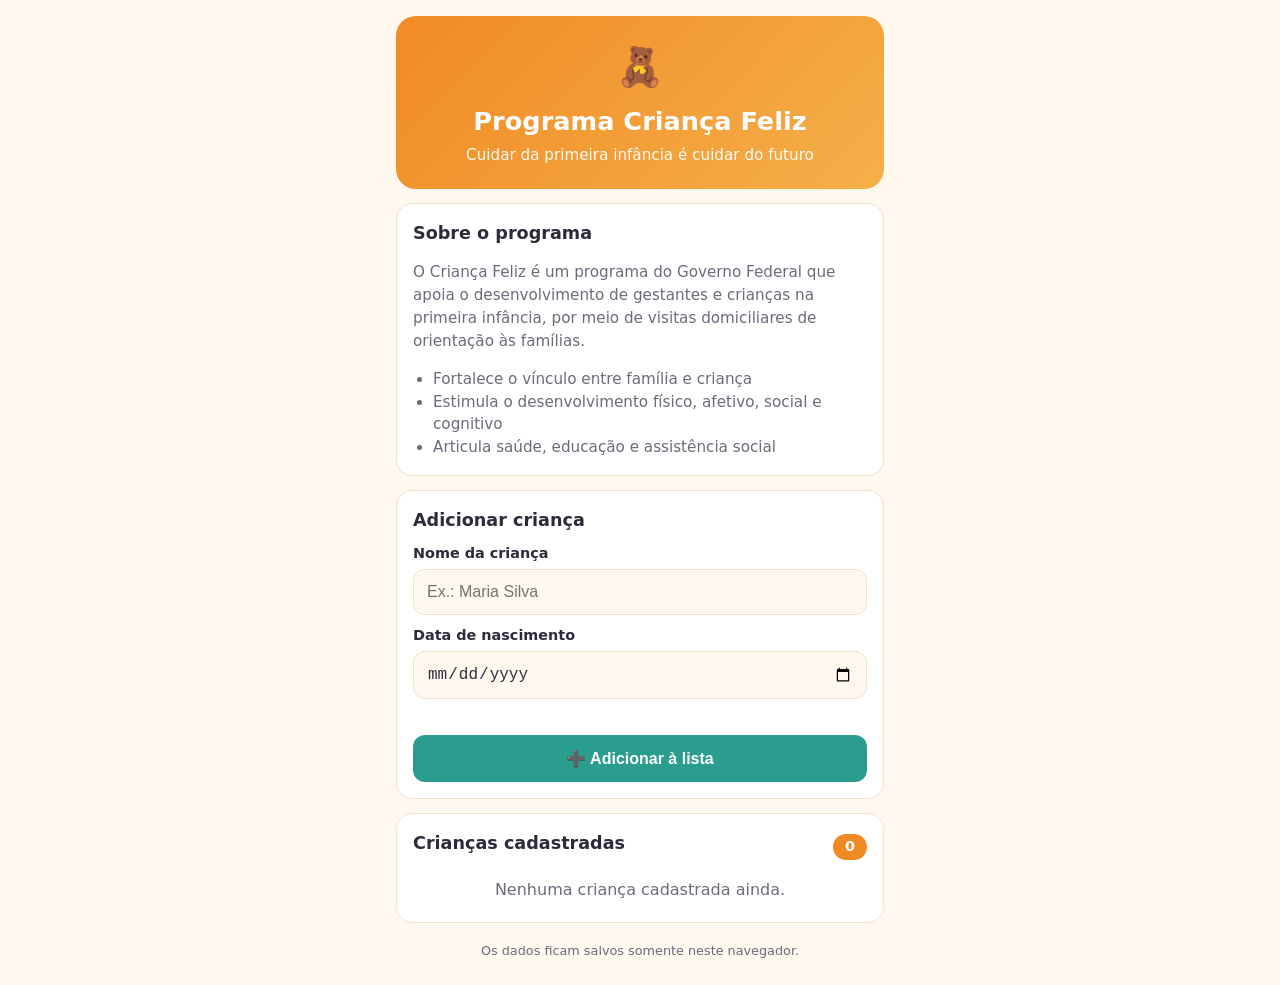
<file: index.html>
<!DOCTYPE html>
<html lang="pt-BR">

<head>
  <meta charset="UTF-8">
  <meta
    name="viewport"
    content="width=device-width, initial-scale=1, viewport-fit=cover">
    <link rel="stylesheet" href="style.css">

  <title>Criança Feliz</title>

  
</head>

<body>

  <div class="wrap">

    <!-- =========================
         CABEÇALHO
    ========================== -->

    <header>
      <div class="emoji">🧸</div>

      <h1>Programa Criança Feliz</h1>

      <p>
        Cuidar da primeira infância é cuidar do futuro
      </p>
    </header>

    <!-- =========================
         SOBRE O PROGRAMA
    ========================== -->

    <section class="card">
      <h2>Sobre o programa</h2>

      <p>
        O Criança Feliz é um programa do Governo Federal que
        apoia o desenvolvimento de gestantes e crianças na
        primeira infância, por meio de visitas domiciliares
        de orientação às famílias.
      </p>

      <ul>
        <li>Fortalece o vínculo entre família e criança</li>
        <li>
          Estimula o desenvolvimento físico, afetivo,
          social e cognitivo
        </li>
        <li>
          Articula saúde, educação e assistência social
        </li>
      </ul>
    </section>

    <!-- =========================
         FORMULÁRIO
    ========================== -->

    <section class="card">
      <h2>Adicionar criança</h2>

      <label for="nome">
        Nome da criança
      </label>

      <input
        id="nome"
        type="text"
        placeholder="Ex.: Maria Silva"
        autocomplete="off"
      >

      <label for="nasc">
        Data de nascimento
      </label>

      <input
        id="nasc"
        type="date"
      >

      <div
        class="err"
        id="err"
        aria-live="polite"
      ></div>

      <button
        class="add"
        id="btn"
        type="button"
      >
        ➕ Adicionar à lista
      </button>
    </section>

    <!-- =========================
         LISTA DE CRIANÇAS
    ========================== -->

    <section class="card">

      <div class="top">
        <h2>Crianças cadastradas</h2>

        <span
          class="badge"
          id="count"
        >
          0
        </span>
      </div>

      <div id="lista"></div>

    </section>

    <!-- =========================
         RODAPÉ
    ========================== -->

    <footer>
      Os dados ficam salvos somente neste navegador.
    </footer>

  </div>
  <script src="script.js"></script>



</body>

</html>
</file>
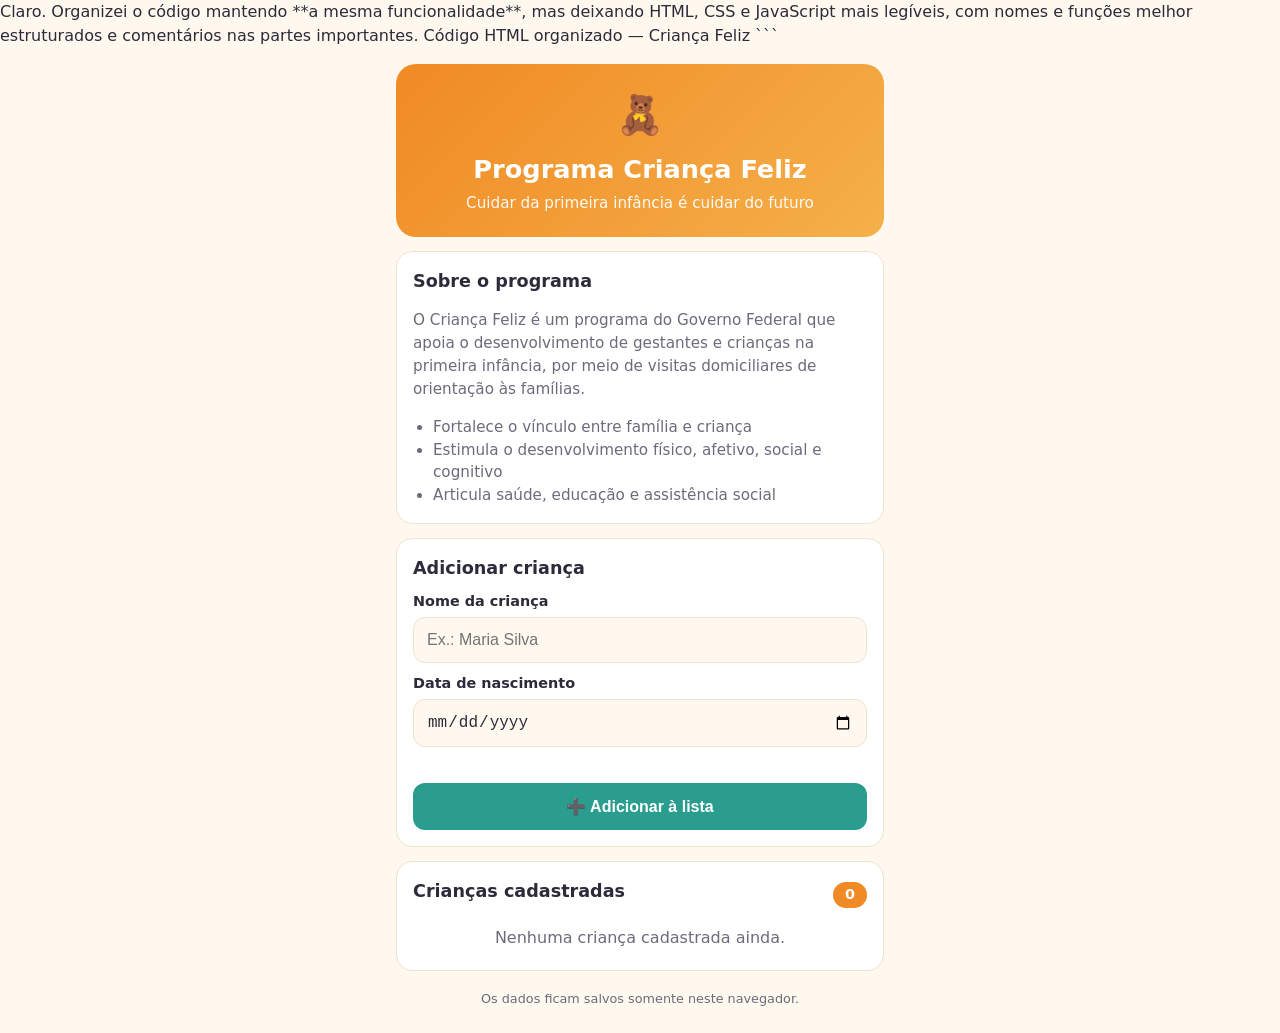
<file: Programa Criança Feliz.html>
Claro. Organizei o código mantendo **a mesma funcionalidade**, mas deixando HTML, CSS e JavaScript mais legíveis, com nomes e funções melhor estruturados e comentários nas partes importantes.

 Código HTML organizado — Criança Feliz

```
<!DOCTYPE html>
<html lang="pt-BR">

<head>
  <meta charset="UTF-8">
  <meta
    name="viewport"
    content="width=device-width, initial-scale=1, viewport-fit=cover">
    <link rel="stylesheet" href="style.css">

  <title>Criança Feliz</title>

  
</head>

<body>

  <div class="wrap">

    <!-- =========================
         CABEÇALHO
    ========================== -->

    <header>
      <div class="emoji">🧸</div>

      <h1>Programa Criança Feliz</h1>

      <p>
        Cuidar da primeira infância é cuidar do futuro
      </p>
    </header>

    <!-- =========================
         SOBRE O PROGRAMA
    ========================== -->

    <section class="card">
      <h2>Sobre o programa</h2>

      <p>
        O Criança Feliz é um programa do Governo Federal que
        apoia o desenvolvimento de gestantes e crianças na
        primeira infância, por meio de visitas domiciliares
        de orientação às famílias.
      </p>

      <ul>
        <li>Fortalece o vínculo entre família e criança</li>
        <li>
          Estimula o desenvolvimento físico, afetivo,
          social e cognitivo
        </li>
        <li>
          Articula saúde, educação e assistência social
        </li>
      </ul>
    </section>

    <!-- =========================
         FORMULÁRIO
    ========================== -->

    <section class="card">
      <h2>Adicionar criança</h2>

      <label for="nome">
        Nome da criança
      </label>

      <input
        id="nome"
        type="text"
        placeholder="Ex.: Maria Silva"
        autocomplete="off"
      >

      <label for="nasc">
        Data de nascimento
      </label>

      <input
        id="nasc"
        type="date"
      >

      <div
        class="err"
        id="err"
        aria-live="polite"
      ></div>

      <button
        class="add"
        id="btn"
        type="button"
      >
        ➕ Adicionar à lista
      </button>
    </section>

    <!-- =========================
         LISTA DE CRIANÇAS
    ========================== -->

    <section class="card">

      <div class="top">
        <h2>Crianças cadastradas</h2>

        <span
          class="badge"
          id="count"
        >
          0
        </span>
      </div>

      <div id="lista"></div>

    </section>

    <!-- =========================
         RODAPÉ
    ========================== -->

    <footer>
      Os dados ficam salvos somente neste navegador.
    </footer>

  </div>
  <script src="script.js"></script>



</body>

</html>
</file>
<file: style.css>
/* =========================
    VARIÁVEIS E TEMA
========================= */

:root {
    --bg: #fff8ee;
    --card: #fff;
    --tx: #2b2b3a;
    --mut: #6b6b7b;
    --pri: #f08a24;
    --pri2: #2a9d8f;
    --bd: #f0e2cc;
    --danger: #d64545;

    box-sizing: border-box;
    padding-top: env(safe-area-inset-top, 0px);
    padding-bottom: env(safe-area-inset-bottom, 0px);
}

/* Tema escuro automático */
@media (prefers-color-scheme: dark) {
    :root:not([data-theme="light"]) {
    --bg: #1d1b24;
    --card: #2a2733;
    --tx: #f2eee8;
    --mut: #a9a4b5;
    --bd: #3a3646;
    }
}

/* Tema escuro manual */
:root[data-theme="dark"] {
    --bg: #1d1b24;
    --card: #2a2733;
    --tx: #f2eee8;
    --mut: #a9a4b5;
    --bd: #3a3646;
}

/* =========================
    RESET / BASE
========================= */

*,
*::before,
*::after {
    box-sizing: border-box;
}

html {
    scroll-padding-top: env(safe-area-inset-top, 0px);
}

body {
    margin: 0;
    background: var(--bg);
    color: var(--tx);
    font-family:
    system-ui,
    -apple-system,
    "Segoe UI",
    Roboto,
    sans-serif;
    line-height: 1.5;
}

/* =========================
    LAYOUT PRINCIPAL
========================= */

.wrap {
    width: 100%;
    max-width: 520px;
    margin: 0 auto;
    padding: 16px;
}

/* =========================
    CABEÇALHO
========================= */

header {
    padding: 22px 18px;
    text-align: center;
    color: #fff;
    background: linear-gradient(
    135deg,
    var(--pri),
    #f5b04a
    );
    border-radius: 20px;
}

header h1 {
    margin: 6px 0 4px;
    font-size: 1.6rem;
}

header p {
    margin: 0;
    opacity: 0.95;
    font-size: 0.95rem;
}

.emoji {
    font-size: 2.4rem;
}

/* =========================
    CARDS
========================= */

.card {
    margin-top: 14px;
    padding: 16px;
    background: var(--card);
    border: 1px solid var(--bd);
    border-radius: 16px;
}

h2 {
    margin: 0 0 8px;
    font-size: 1.1rem;
}

.card p,
.card li {
    color: var(--mut);
    font-size: 0.95rem;
}

ul {
    margin: 6px 0 0;
    padding-left: 20px;
}

/* =========================
    FORMULÁRIO
========================= */

label {
    display: block;
    margin: 10px 0 4px;
    font-size: 0.9rem;
    font-weight: 600;
}

input {
    width: 100%;
    padding: 13px;
    font-size: 1rem;
    color: var(--tx);
    background: var(--bg);
    border: 1px solid var(--bd);
    border-radius: 12px;
}

button {
    cursor: pointer;
}

button.add {
    width: 100%;
    margin-top: 14px;
    padding: 14px;

    font-size: 1rem;
    font-weight: 700;

    color: #fff;
    background: var(--pri2);

    border: 0;
    border-radius: 12px;
}

button.add:hover {
    opacity: 0.9;
}

.err {
    min-height: 1.2em;
    margin-top: 6px;
    color: var(--danger);
    font-size: 0.85rem;
}

/* =========================
    LISTA
========================= */

.top {
    display: flex;
    align-items: center;
    justify-content: space-between;
}

.badge {
    padding: 2px 12px;
    color: #fff;
    background: var(--pri);
    border-radius: 999px;
    font-size: 0.9rem;
    font-weight: 700;
}

.item {
    display: flex;
    align-items: center;
    gap: 12px;

    padding: 12px 0;

    border-top: 1px solid var(--bd);
}

.item:first-of-type {
    border-top: 0;
}

.av {
    font-size: 1.6rem;
}

.info {
    flex: 1;
    min-width: 0;
}

.nm {
    overflow-wrap: anywhere;
    font-weight: 700;
}

.sub {
    color: var(--mut);
    font-size: 0.85rem;
}

.tag {
    display: inline-block;
    margin-top: 3px;
    padding: 2px 8px;

    color: var(--tx);
    background: var(--bd);

    border-radius: 8px;
    font-size: 0.78rem;
}

.del {
    padding: 8px;
    color: var(--danger);
    background: transparent;
    border: 0;
    font-size: 1.3rem;
}

.del:hover {
    opacity: 0.75;
}

.empty {
    padding: 14px 0 4px;
    color: var(--mut);
    text-align: center;
}

/* =========================
    RODAPÉ
========================= */

footer {
    margin: 18px 0 8px;
    color: var(--mut);
    font-size: 0.8rem;
    text-align: center;
}
</file>
